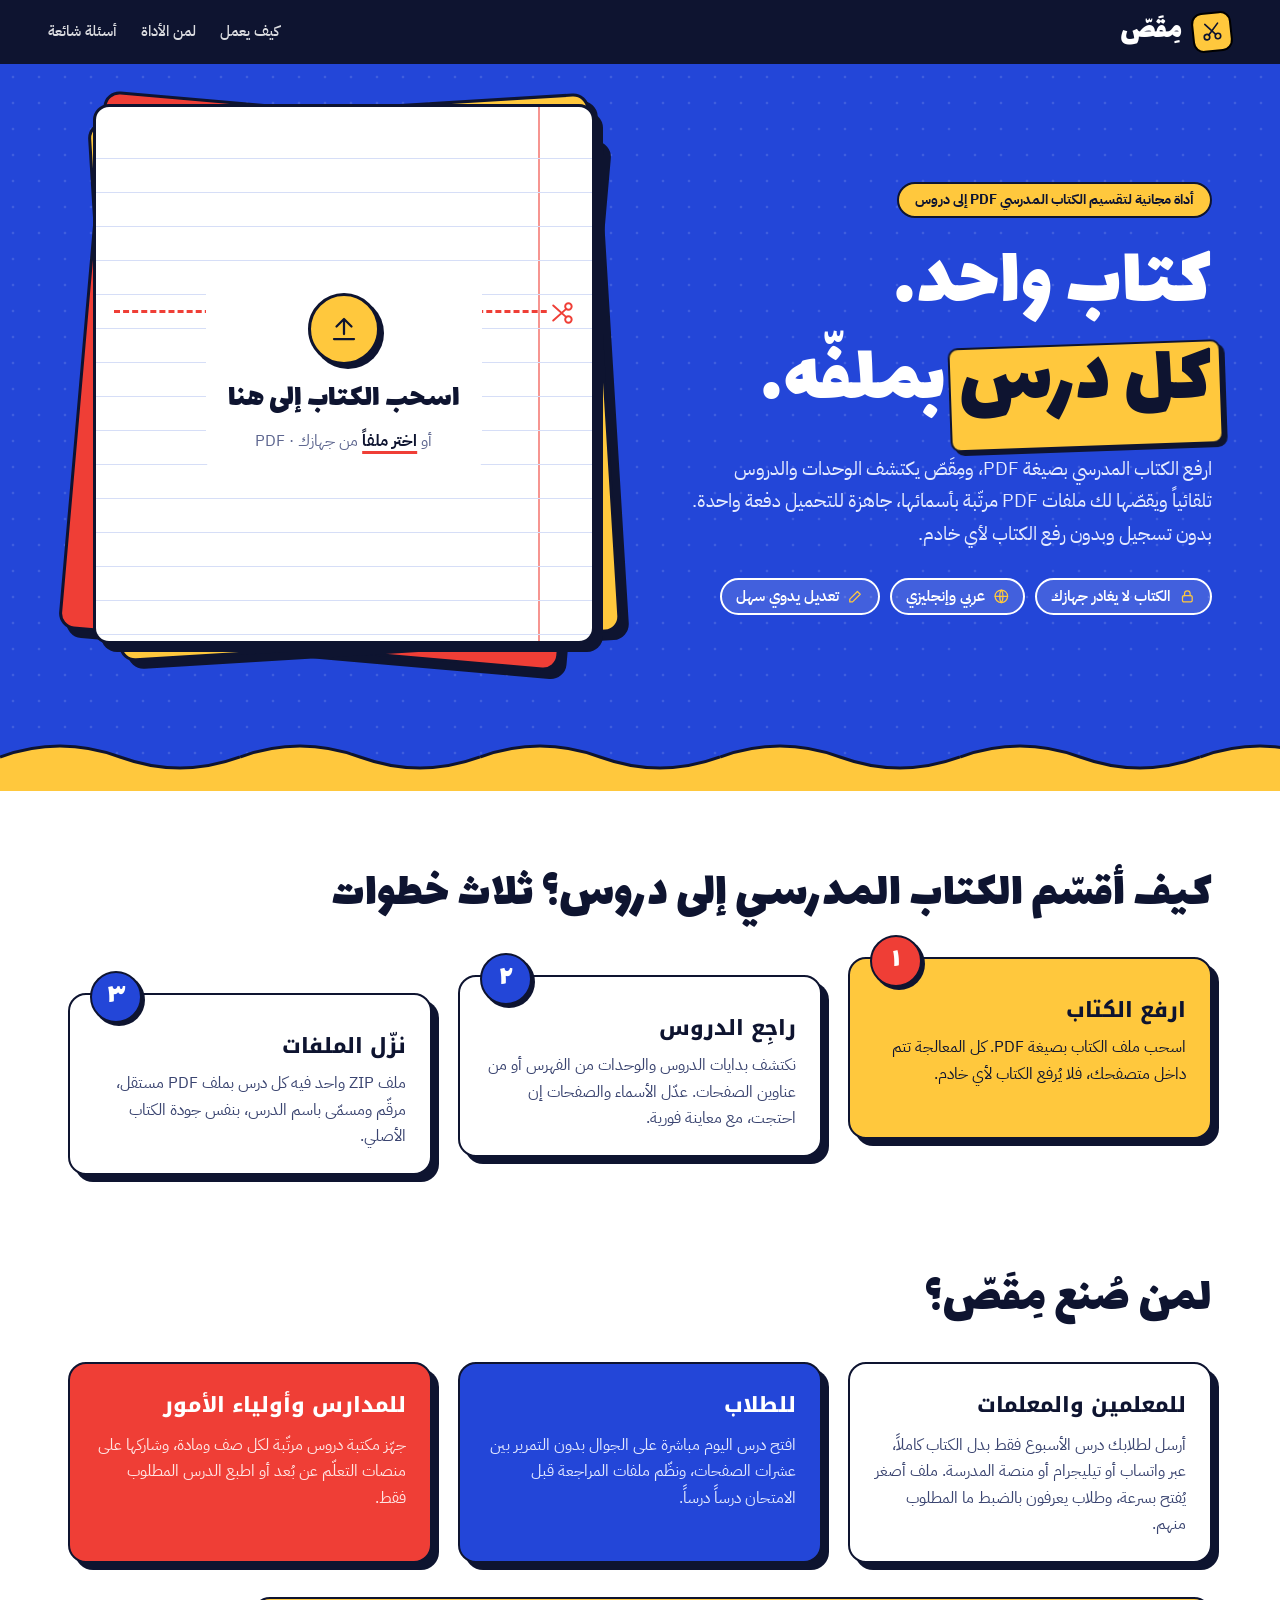
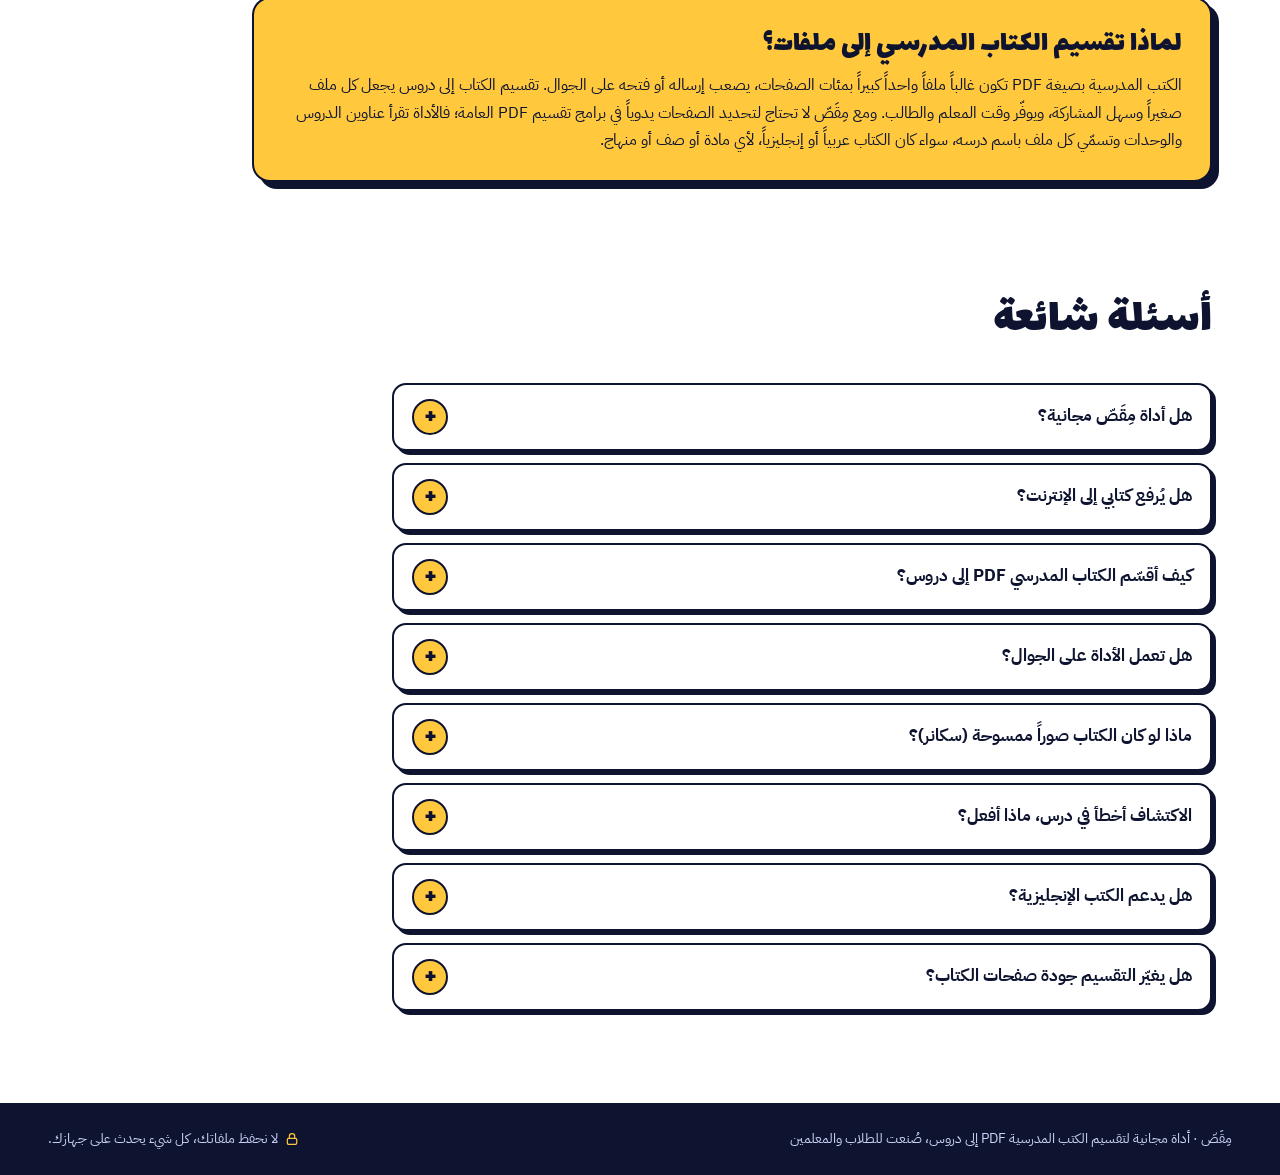
<file: index.html>
<!DOCTYPE html>
<html lang="ar" dir="rtl">
<head>
<meta charset="UTF-8">
<meta name="viewport" content="width=device-width, initial-scale=1">
<!-- Site address: https://pdfcut.pages.dev (also in robots.txt and sitemap.xml). -->
<title>مِقَصّ | تقسيم الكتاب المدرسي PDF إلى دروس مجاناً</title>
<meta name="description" content="أداة مجانية للمعلمين والطلاب: قسّم الكتاب المدرسي PDF تلقائياً إلى دروس، كل درس بملف مستقل باسمه. عربي وإنجليزي، بدون تسجيل، والكتاب لا يغادر جهازك.">
<meta name="robots" content="index, follow, max-image-preview:large">
<link rel="canonical" href="https://pdfcut.pages.dev/">
<link rel="alternate" hreflang="ar" href="https://pdfcut.pages.dev/">
<link rel="alternate" hreflang="x-default" href="https://pdfcut.pages.dev/">
<meta name="theme-color" content="#0E1430">
<meta name="application-name" content="مِقَصّ">
<meta name="apple-mobile-web-app-title" content="مِقَصّ">

<!-- Social sharing (WhatsApp, Facebook, Telegram, X) -->
<meta property="og:type" content="website">
<meta property="og:site_name" content="مِقَصّ">
<meta property="og:locale" content="ar_AR">
<meta property="og:url" content="https://pdfcut.pages.dev/">
<meta property="og:title" content="مِقَصّ — قسّم الكتاب المدرسي إلى دروس، كل درس بملف PDF">
<meta property="og:description" content="أداة مجانية للمعلمين والطلاب. ارفع الكتاب واحصل على كل درس بملف مستقل خلال ثوانٍ، والكتاب لا يغادر جهازك.">
<meta property="og:image" content="https://pdfcut.pages.dev/og-image.png">
<meta property="og:image:width" content="1200">
<meta property="og:image:height" content="630">
<meta property="og:image:alt" content="مِقَصّ: كتاب واحد، كل درس بملفّه">
<meta name="twitter:card" content="summary_large_image">
<meta name="twitter:title" content="مِقَصّ — قسّم الكتاب المدرسي إلى دروس">
<meta name="twitter:description" content="ارفع الكتاب المدرسي PDF واحصل على كل درس بملف مستقل. مجاني وبدون تسجيل.">
<meta name="twitter:image" content="https://pdfcut.pages.dev/og-image.png">

<link rel="icon" href="favicon.svg" type="image/svg+xml">
<link rel="icon" href="icon-192.png" type="image/png" sizes="192x192">
<link rel="apple-touch-icon" href="apple-touch-icon.png">
<link rel="manifest" href="manifest.webmanifest">

<link rel="preconnect" href="https://fonts.googleapis.com">
<link rel="preconnect" href="https://fonts.gstatic.com" crossorigin>
<link href="https://fonts.googleapis.com/css2?family=IBM+Plex+Sans+Arabic:wght@400;500;600;700&family=Lalezar&family=Noto+Kufi+Arabic:wght@800&display=swap" rel="stylesheet">
<link rel="stylesheet" href="style.css">
<!-- PDF libraries are loaded on demand by app.js, so the first visit stays fast. -->
<script defer src="engine.js"></script>
<script defer src="app.js"></script>
<!-- Anonymous visit + split counter (no cookies, no personal data). Ignores localhost automatically. -->
<script data-goatcounter="https://pdfcut.goatcounter.com/count" async src="https://gc.zgo.at/count.js"></script>

<script type="application/ld+json">
{
  "@context": "https://schema.org",
  "@graph": [
    {
      "@type": "WebApplication",
      "@id": "https://pdfcut.pages.dev/#app",
      "name": "مِقَصّ",
      "alternateName": ["Miqass", "مقص الكتب المدرسية", "تقسيم الكتاب المدرسي إلى دروس"],
      "url": "https://pdfcut.pages.dev/",
      "description": "أداة مجانية تعمل في المتصفح لتقسيم الكتاب المدرسي بصيغة PDF إلى دروس ووحدات، كل درس بملف PDF مستقل باسمه. تدعم الكتب العربية والإنجليزية.",
      "applicationCategory": "EducationalApplication",
      "applicationSubCategory": "PDF Splitter",
      "operatingSystem": "Any (web browser)",
      "browserRequirements": "Requires JavaScript",
      "inLanguage": "ar",
      "isAccessibleForFree": true,
      "offers": { "@type": "Offer", "price": "0", "priceCurrency": "USD" },
      "audience": [
        { "@type": "EducationalAudience", "educationalRole": "teacher" },
        { "@type": "EducationalAudience", "educationalRole": "student" }
      ],
      "featureList": [
        "اكتشاف الدروس والوحدات تلقائياً من العناوين أو من الفهرس الجانبي",
        "دعم الكتب العربية والإنجليزية",
        "تعديل أسماء الدروس وصفحات البداية مع معاينة فورية",
        "تنزيل كل الدروس في ملف ZIP واحد",
        "المعالجة داخل المتصفح بدون رفع الكتاب لأي خادم"
      ],
      "image": "https://pdfcut.pages.dev/og-image.png"
    },
    {
      "@type": "WebSite",
      "@id": "https://pdfcut.pages.dev/#website",
      "name": "مِقَصّ",
      "url": "https://pdfcut.pages.dev/",
      "inLanguage": "ar"
    },
    {
      "@type": "FAQPage",
      "@id": "https://pdfcut.pages.dev/#faq",
      "inLanguage": "ar",
      "mainEntity": [
        { "@type": "Question", "name": "هل أداة مِقَصّ مجانية؟", "acceptedAnswer": { "@type": "Answer", "text": "نعم، مجانية بالكامل وبدون تسجيل أو حساب، ولا يوجد حد لعدد الكتب." } },
        { "@type": "Question", "name": "هل يُرفع كتابي إلى الإنترنت؟", "acceptedAnswer": { "@type": "Answer", "text": "لا. الملف يُقرأ ويُقسَّم داخل متصفحك فقط، ولا يُرسَل لأي خادم. نحسب فقط عدد الزيارات وعدد مرات التقسيم بشكل مجهول، بدون أي معلومات عن الكتاب أو عنك." } },
        { "@type": "Question", "name": "كيف أقسّم الكتاب المدرسي PDF إلى دروس؟", "acceptedAnswer": { "@type": "Answer", "text": "اسحب ملف الكتاب إلى الصفحة، فيكتشف مِقَصّ بدايات الدروس والوحدات تلقائياً. راجع القائمة وعدّل ما تحتاج، ثم اضغط «قُصّ ونزّل» لتحصل على ملف ZIP فيه كل درس بملف PDF مستقل." } },
        { "@type": "Question", "name": "هل تعمل الأداة على الجوال؟", "acceptedAnswer": { "@type": "Answer", "text": "نعم، تعمل على متصفح الجوال والحاسوب، لكن الكتب الكبيرة جداً تكون أسرع على الحاسوب." } },
        { "@type": "Question", "name": "ماذا لو كان الكتاب صوراً ممسوحة (سكانر)؟", "acceptedAnswer": { "@type": "Answer", "text": "لن نتمكن من قراءة العناوين تلقائياً، لكن يمكنك تحديد بدايات الدروس يدوياً بسهولة من خلال معاينة الصفحات." } },
        { "@type": "Question", "name": "الاكتشاف أخطأ في درس، ماذا أفعل؟", "acceptedAnswer": { "@type": "Answer", "text": "اضغط على الدرس، وتنقّل في المعاينة حتى صفحة بدايته الصحيحة، ثم اضغط «يبدأ الدرس هنا»." } },
        { "@type": "Question", "name": "هل يدعم الكتب الإنجليزية؟", "acceptedAnswer": { "@type": "Answer", "text": "نعم، يتعرّف على Lesson وUnit وChapter، ويستفيد من الفهرس الجانبي (Bookmarks) إن وُجد." } },
        { "@type": "Question", "name": "هل يغيّر التقسيم جودة صفحات الكتاب؟", "acceptedAnswer": { "@type": "Answer", "text": "لا. تُنسخ الصفحات كما هي بدون ضغط أو إعادة تصوير، فتبقى الصور والنصوص بنفس الجودة الأصلية." } }
      ]
    }
  ]
}
</script>
</head>
<body data-stage="upload">

<svg class="sprite" aria-hidden="true">
  <symbol id="i-scissors" viewBox="0 0 24 24"><g fill="none" stroke="currentColor" stroke-width="1.8" stroke-linecap="round"><circle cx="6" cy="17" r="3"/><circle cx="18" cy="17" r="3"/><path d="M8.2 15 19 3M15.8 15 5 3"/></g></symbol>
  <symbol id="i-upload" viewBox="0 0 24 24"><g fill="none" stroke="currentColor" stroke-width="1.8" stroke-linecap="round" stroke-linejoin="round"><path d="M12 16V4M6 10l6-6 6 6M4 20h16"/></g></symbol>
  <symbol id="i-download" viewBox="0 0 24 24"><g fill="none" stroke="currentColor" stroke-width="1.8" stroke-linecap="round" stroke-linejoin="round"><path d="M12 4v12M6 10l6 6 6-6M4 20h16"/></g></symbol>
  <symbol id="i-lock" viewBox="0 0 24 24"><g fill="none" stroke="currentColor" stroke-width="1.8" stroke-linecap="round"><rect x="5" y="11" width="14" height="9" rx="2"/><path d="M8 11V8a4 4 0 0 1 8 0v3"/></g></symbol>
  <symbol id="i-lang" viewBox="0 0 24 24"><g fill="none" stroke="currentColor" stroke-width="1.8" stroke-linecap="round"><circle cx="12" cy="12" r="9"/><path d="M3 12h18M12 3c3 3 3 15 0 18M12 3c-3 3-3 15 0 18"/></g></symbol>
  <symbol id="i-edit" viewBox="0 0 24 24"><g fill="none" stroke="currentColor" stroke-width="1.8" stroke-linecap="round" stroke-linejoin="round"><path d="M4 20h4L19 9l-4-4L4 16z"/></g></symbol>
  <symbol id="i-x" viewBox="0 0 24 24"><path d="M6 6l12 12M18 6 6 18" stroke="currentColor" stroke-width="2" stroke-linecap="round"/></symbol>
  <symbol id="i-plus" viewBox="0 0 24 24"><path d="M12 5v14M5 12h14" stroke="currentColor" stroke-width="2" stroke-linecap="round"/></symbol>
  <symbol id="i-chev" viewBox="0 0 24 24"><path d="M9 6l6 6-6 6" fill="none" stroke="currentColor" stroke-width="2" stroke-linecap="round" stroke-linejoin="round"/></symbol>
  <symbol id="i-gear" viewBox="0 0 24 24"><g fill="none" stroke="currentColor" stroke-width="1.8"><circle cx="12" cy="12" r="3"/><path d="M12 2v3M12 19v3M2 12h3M19 12h3M4.9 4.9l2.1 2.1M17 17l2.1 2.1M4.9 19.1 7 17M17 7l2.1-2.1"/></g></symbol>
</svg>

<header class="topbar">
  <a class="brand" href="./" aria-label="مِقَصّ — الصفحة الرئيسية">
    <span class="brand-mark"><svg><use href="#i-scissors"/></svg></span>
    <span class="brand-name">مِقَصّ</span>
  </a>
  <nav class="topnav" aria-label="روابط الصفحة">
    <a href="#how">كيف يعمل</a>
    <a href="#who">لمن الأداة</a>
    <a href="#faq">أسئلة شائعة</a>
  </nav>
</header>

<main>
<noscript><p class="noscript">تحتاج أداة مِقَصّ إلى تفعيل JavaScript في المتصفح لتقسيم الكتاب.</p></noscript>

<!-- ============ STAGE 1: UPLOAD ============ -->
<section class="stage stage-upload" aria-labelledby="heroTitle">
  <div class="hero">
    <div class="hero-copy">
      <p class="eyebrow reveal" style="--d:0">أداة مجانية لتقسيم الكتاب المدرسي PDF إلى دروس</p>
      <h1 id="heroTitle">كتاب واحد.<br><span class="hl">كل درس</span> بملفّه.</h1>
      <p class="lede reveal" style="--d:2">ارفع الكتاب المدرسي بصيغة PDF، ومِقَصّ يكتشف الوحدات والدروس تلقائياً ويقصّها لك ملفات PDF مرتّبة بأسمائها، جاهزة للتحميل دفعة واحدة. بدون تسجيل وبدون رفع الكتاب لأي خادم.</p>
      <ul class="badges reveal" style="--d:3">
        <li><svg><use href="#i-lock"/></svg> الكتاب لا يغادر جهازك</li>
        <li><svg><use href="#i-lang"/></svg> عربي وإنجليزي</li>
        <li><svg><use href="#i-edit"/></svg> تعديل يدوي سهل</li>
      </ul>
    </div>

    <div class="drop-wrap reveal" style="--d:2">
      <label class="drop" id="drop" tabindex="0">
        <input type="file" id="file" accept="application/pdf,.pdf" hidden>
        <span class="drop-sheet s3"></span><span class="drop-sheet s2"></span>
        <span class="drop-sheet s1">
          <span class="cutline"><span class="cut-scissor"><svg><use href="#i-scissors"/></svg></span></span>
          <span class="drop-idle">
            <span class="drop-icon"><svg><use href="#i-upload"/></svg></span>
            <strong>اسحب الكتاب إلى هنا</strong>
            <span class="muted">أو <u>اختر ملفاً</u> من جهازك · PDF</span>
          </span>
          <span class="drop-busy">
            <span class="busy-title" id="busyTitle">نقرأ الكتاب…</span>
            <span class="meter"><span id="meterFill"></span></span>
            <span class="muted" id="busyText">&nbsp;</span>
          </span>
        </span>
      </label>
      <p class="drop-error" id="dropError" role="alert"></p>
    </div>
  </div>

  <section class="how" id="how" aria-labelledby="howTitle">
    <h2 class="section-title" id="howTitle">كيف أقسّم الكتاب المدرسي إلى دروس؟ ثلاث خطوات</h2>
    <ol class="steps">
      <li><span class="step-n">١</span><h3>ارفع الكتاب</h3><p>اسحب ملف الكتاب بصيغة PDF. كل المعالجة تتم داخل متصفحك، فلا يُرفع الكتاب لأي خادم.</p></li>
      <li><span class="step-n">٢</span><h3>راجِع الدروس</h3><p>نكتشف بدايات الدروس والوحدات من الفهرس أو من عناوين الصفحات. عدّل الأسماء والصفحات إن احتجت، مع معاينة فورية.</p></li>
      <li><span class="step-n">٣</span><h3>نزّل الملفات</h3><p>ملف ZIP واحد فيه كل درس بملف PDF مستقل، مرقّم ومسمّى باسم الدرس، بنفس جودة الكتاب الأصلي.</p></li>
    </ol>
  </section>

  <section class="who" id="who" aria-labelledby="whoTitle">
    <h2 class="section-title" id="whoTitle">لمن صُنع مِقَصّ؟</h2>
    <div class="who-grid">
      <article class="who-card">
        <h3>للمعلمين والمعلمات</h3>
        <p>أرسل لطلابك درس الأسبوع فقط بدل الكتاب كاملاً، عبر واتساب أو تيليجرام أو منصة المدرسة. ملف أصغر يُفتح بسرعة، وطلاب يعرفون بالضبط ما المطلوب منهم.</p>
      </article>
      <article class="who-card">
        <h3>للطلاب</h3>
        <p>افتح درس اليوم مباشرة على الجوال بدون التمرير بين عشرات الصفحات، ونظّم ملفات المراجعة قبل الامتحان درساً درساً.</p>
      </article>
      <article class="who-card">
        <h3>للمدارس وأولياء الأمور</h3>
        <p>جهّز مكتبة دروس مرتّبة لكل صف ومادة، وشاركها على منصات التعلّم عن بُعد أو اطبع الدرس المطلوب فقط.</p>
      </article>
    </div>
    <div class="why">
      <h3>لماذا تقسيم الكتاب المدرسي إلى ملفات؟</h3>
      <p>الكتب المدرسية بصيغة PDF تكون غالباً ملفاً واحداً كبيراً بمئات الصفحات، يصعب إرساله أو فتحه على الجوال. تقسيم الكتاب إلى دروس يجعل كل ملف صغيراً وسهل المشاركة، ويوفّر وقت المعلم والطالب. ومع مِقَصّ لا تحتاج لتحديد الصفحات يدوياً في برامج تقسيم PDF العامة؛ فالأداة تقرأ عناوين الدروس والوحدات وتسمّي كل ملف باسم درسه، سواء كان الكتاب عربياً أو إنجليزياً، لأي مادة أو صف أو منهاج.</p>
    </div>
  </section>

  <section class="faq" id="faq" aria-labelledby="faqTitle">
    <h2 class="section-title" id="faqTitle">أسئلة شائعة</h2>
    <details><summary>هل أداة مِقَصّ مجانية؟</summary><p>نعم، مجانية بالكامل وبدون تسجيل أو حساب، ولا يوجد حد لعدد الكتب.</p></details>
    <details><summary>هل يُرفع كتابي إلى الإنترنت؟</summary><p>لا. الملف يُقرأ ويُقسَّم داخل متصفحك فقط، ولا يُرسَل لأي خادم. نحسب فقط عدد الزيارات وعدد مرات التقسيم بشكل مجهول، بدون أي معلومات عن الكتاب أو عنك.</p></details>
    <details><summary>كيف أقسّم الكتاب المدرسي PDF إلى دروس؟</summary><p>اسحب ملف الكتاب إلى الصفحة، فيكتشف مِقَصّ بدايات الدروس والوحدات تلقائياً. راجع القائمة وعدّل ما تحتاج، ثم اضغط «قُصّ ونزّل» لتحصل على ملف ZIP فيه كل درس بملف PDF مستقل. وإذا احتجت درساً واحداً فقط، اضغط «نزّل» بجانبه لتحصل عليه ملف PDF مباشرة.</p></details>
    <details><summary>هل تعمل الأداة على الجوال؟</summary><p>نعم، تعمل على متصفح الجوال والحاسوب، لكن الكتب الكبيرة جداً تكون أسرع على الحاسوب.</p></details>
    <details><summary>ماذا لو كان الكتاب صوراً ممسوحة (سكانر)؟</summary><p>لن نتمكن من قراءة العناوين تلقائياً، لكن يمكنك تحديد بدايات الدروس يدوياً بسهولة من خلال معاينة الصفحات.</p></details>
    <details><summary>الاكتشاف أخطأ في درس، ماذا أفعل؟</summary><p>اضغط على الدرس، وتنقّل في المعاينة حتى صفحة بدايته الصحيحة، ثم اضغط «يبدأ الدرس هنا».</p></details>
    <details><summary>هل يدعم الكتب الإنجليزية؟</summary><p>نعم، يتعرّف على Lesson وUnit وChapter، ويستفيد من الفهرس الجانبي (Bookmarks) إن وُجد.</p></details>
    <details><summary>هل يغيّر التقسيم جودة صفحات الكتاب؟</summary><p>لا. تُنسخ الصفحات كما هي بدون ضغط أو إعادة تصوير، فتبقى الصور والنصوص بنفس الجودة الأصلية.</p></details>
  </section>
</section>

<!-- ============ STAGE 2: REVIEW ============ -->
<section class="stage stage-review">
  <div class="review-head">
    <div class="book-meta">
      <span class="book-ico"><svg><use href="#i-scissors"/></svg></span>
      <div>
        <h2 id="bookTitle">—</h2>
        <p class="muted" id="bookStats"></p>
      </div>
    </div>
    <div class="head-actions">
      <button class="btn ghost" id="newFile"><svg><use href="#i-upload"/></svg> كتاب آخر</button>
      <button class="btn primary" id="splitBtn"><svg><use href="#i-scissors"/></svg> قُصّ ونزّل</button>
    </div>
  </div>

  <div class="notice" id="notice"></div>

  <div class="strip-wrap">
    <div class="strip" id="strip" aria-label="خريطة الكتاب"></div>
    <div class="strip-scale"><span>ص ١</span><span id="stripEnd"></span></div>
  </div>

  <details class="advanced" id="advanced">
    <summary><svg><use href="#i-gear"/></svg> خيارات الاكتشاف <svg class="chev"><use href="#i-chev"/></svg></summary>
    <div class="adv-grid">
      <div class="field">
        <span class="field-label">المصدر</span>
        <div class="seg" role="radiogroup">
          <label><input type="radio" name="mode" value="auto" checked><span>تلقائي</span></label>
          <label><input type="radio" name="mode" value="outline"><span>الفهرس الجانبي</span></label>
          <label><input type="radio" name="mode" value="text"><span>العناوين</span></label>
        </div>
      </div>
      <div class="field">
        <span class="field-label">قسّم حسب</span>
        <div class="chips">
          <label><input type="checkbox" class="kind" value="lesson" checked><span>الدروس</span></label>
          <label><input type="checkbox" class="kind" value="unit"><span>الوحدات</span></label>
          <label><input type="checkbox" class="kind" value="chapter"><span>الفصول</span></label>
        </div>
      </div>
      <div class="field">
        <span class="field-label">مستوى الفهرس الجانبي</span>
        <select id="outlineLevel"></select>
      </div>
      <div class="field">
        <span class="field-label">كلمة تبدأ بها الدروس <small>(اختياري)</small></span>
        <input type="text" id="customKw" placeholder="مثلاً: موضوع، Topic">
      </div>
      <label class="toggle"><input type="checkbox" id="includeIntro" checked><span></span> الصفحات قبل أول درس كملف «مقدمة»</label>
      <button class="btn ghost small" id="redetect">إعادة الاكتشاف</button>
    </div>
  </details>

  <div class="workspace">
    <div class="list-col">
      <ol class="lessons" id="lessons"></ol>
      <button class="add-row" id="addRow"><svg><use href="#i-plus"/></svg> أضف درساً</button>
      <div class="split-end">
        <p>انتهيت من المراجعة؟ <span class="muted" id="splitCount"></span></p>
        <button class="btn primary" id="splitBtn2"><svg><use href="#i-scissors"/></svg> قُصّ ونزّل</button>
      </div>
    </div>

    <aside class="viewer">
      <div class="viewer-card">
        <div class="viewer-top">
          <span class="viewer-tag" id="viewerTag">معاينة</span>
          <div class="pager">
            <button class="icon-btn" id="pgPrev" aria-label="الصفحة السابقة"><svg><use href="#i-chev"/></svg></button>
            <span class="pg"><input type="number" id="pgInput" min="1" value="1"> / <span id="pgTotal">1</span></span>
            <button class="icon-btn" id="pgNext" aria-label="الصفحة التالية"><svg style="transform:scaleX(-1)"><use href="#i-chev"/></svg></button>
          </div>
        </div>
        <div class="canvas-box"><canvas id="pgCanvas"></canvas><div class="canvas-hint" id="canvasHint"></div></div>
        <div class="viewer-actions">
          <button class="btn ink small" id="startHere" disabled>يبدأ الدرس المحدد هنا</button>
          <button class="btn ghost small" id="newHere"><svg><use href="#i-plus"/></svg> درس جديد من هنا</button>
        </div>
      </div>
    </aside>
  </div>
</section>

<!-- ============ CUTTING / DONE OVERLAY ============ -->
<div class="overlay" id="overlay" hidden>
  <div class="overlay-card">
    <div class="cut-anim"><span class="dash"></span><span class="snip"><svg><use href="#i-scissors"/></svg></span></div>
    <h3 id="ovTitle">نقصّ الدروس…</h3>
    <p class="muted" id="ovText"></p>
    <div class="ov-done">
      <a class="btn primary" id="ovDownload"><svg><use href="#i-download"/></svg> تنزيل مرة أخرى</a>
      <button class="btn ghost" id="ovClose">رجوع للمراجعة</button>
    </div>
  </div>
</div>

</main>

<footer class="foot">
  <span>مِقَصّ · أداة مجانية لتقسيم الكتب المدرسية PDF إلى دروس، صُنعت للطلاب والمعلمين</span>
  <span class="muted"><svg><use href="#i-lock"/></svg> لا نحفظ ملفاتك، كل شيء يحدث على جهازك.</span>
</footer>
</body>
</html>
</file>
<file: style.css>
/* ───────── مِقَصّ — school-supplies poster style (matches the AI-for-teachers site) ─────────
   cobalt notebook blue, pencil yellow, scissor red, ink outlines, sticker cards with hard shadows */
:root {
  --paper: #FFFFFF;
  --paper-2: #EEF1FB;
  --card: #FFFFFF;
  --ink: #0E1430;
  --ink-2: #3A4470;
  --mute: #5D668F;
  --line: #CFD6EE;
  --edge: #0E1430;
  --cob: #2346D8;
  --cob-d: #1A33A6;
  --hl: #FFC83D;
  --cut: #EF3E36;
  --ok: #1F8A57;
  --warn: #B7791F;
  --t1: #2346D8; --t2: #EF3E36; --t3: #1F8A57; --t4: #7B4FD0; --t5: #E9A81F; --t6: #0E8C9A; --t7: #C93C7A;
  --display: "Lalezar", "Noto Kufi Arabic", "IBM Plex Sans Arabic", sans-serif;
  --kufi: "Noto Kufi Arabic", "IBM Plex Sans Arabic", sans-serif;
  --body: "IBM Plex Sans Arabic", "Segoe UI", Tahoma, sans-serif;
  --r: 18px;
  --shadow: 6px 6px 0 var(--edge);
}
* { box-sizing: border-box; min-width: 0; }
html { scroll-behavior: smooth; }
body {
  margin: 0; min-height: 100vh; display: flex; flex-direction: column;
  font-family: var(--body); color: var(--ink); background: var(--paper);
  font-size: 16px; line-height: 1.7; -webkit-font-smoothing: antialiased; overflow-x: clip;
}
svg { width: 1.15em; height: 1.15em; flex: none; }
svg.sprite { position: absolute; width: 0; height: 0; overflow: hidden; }
button, input, select { font: inherit; color: inherit; }
.muted { color: var(--mute); }
[hidden] { display: none !important; }
:focus-visible { outline: 3px solid var(--cut); outline-offset: 3px; }

/* ───────── Top bar ───────── */
.topbar {
  display: flex; align-items: center; justify-content: space-between; gap: 16px;
  padding: 12px clamp(18px, 4vw, 48px); position: sticky; top: 0; z-index: 20;
  background: var(--ink); color: #fff;
}
.brand { display: flex; align-items: center; gap: 10px; text-decoration: none; color: #fff; }
.brand-mark {
  display: grid; place-items: center; width: 40px; height: 40px; border-radius: 11px;
  background: var(--hl); color: var(--ink); border: 2px solid #000; transform: rotate(-6deg); transition: transform .3s;
}
.brand:hover .brand-mark { transform: rotate(6deg); }
.brand-mark svg { width: 22px; height: 22px; }
.brand-name { font-family: var(--display); font-size: 30px; font-weight: 400; line-height: 1; }
.topnav { display: flex; gap: 24px; }
.topnav a { color: #fff; opacity: .85; text-decoration: none; font-weight: 500; font-size: 15px; padding: 6px 0; }
.topnav a:hover { opacity: 1; color: var(--hl); }
body[data-stage="review"] .topnav { display: none; }

/* ───────── Stages ───────── */
.stage { display: none; flex: 1; width: 100%; max-width: 1240px; margin: 0 auto; padding: 0 clamp(18px, 4vw, 48px) 70px; }
body[data-stage="upload"] .stage-upload,
body[data-stage="loading"] .stage-upload,
body[data-stage="review"] .stage-review { display: block; }
body[data-stage="review"] .stage-review { padding-top: 22px; }

/* ───────── Hero (full-bleed cobalt band) ───────── */
.hero {
  position: relative; isolation: isolate; color: #fff;
  display: grid; grid-template-columns: 1.05fr 1fr; gap: clamp(28px, 5vw, 72px);
  align-items: center; min-height: min(640px, calc(100vh - 70px)); padding: 40px 0 96px;
}
.hero::before {
  content: ""; position: absolute; z-index: -1; top: 0; bottom: 0; left: calc(50% - 50vw); right: calc(50% - 50vw);
  background: var(--cob);
  background-image: radial-gradient(rgba(255,255,255,.13) 1.5px, transparent 1.6px); background-size: 26px 26px;
}
.hero::after {
  content: ""; position: absolute; z-index: -1; bottom: -1px; left: calc(50% - 50vw); right: calc(50% - 50vw); height: 56px;
  background: url("data:image/svg+xml,%3Csvg xmlns='http://www.w3.org/2000/svg' width='240' height='56' viewBox='0 0 240 56'%3E%3Cpath d='M0 22 Q60 0 120 22 T240 22 V56 H0Z' fill='%23FFC83D'/%3E%3Cpath d='M0 22 Q60 0 120 22 T240 22' fill='none' stroke='%230E1430' stroke-width='3'/%3E%3C/svg%3E") repeat-x left bottom / 240px 56px;
}
.eyebrow {
  display: inline-block; margin: 0 0 18px; padding: 4px 16px; border: 2px solid var(--ink);
  border-radius: 99px; font-size: 14px; font-weight: 700; background: var(--hl); color: var(--ink);
}
h1 {
  font-family: var(--display); font-weight: 400; margin: 0 0 22px;
  font-size: clamp(46px, 6.6vw, 88px); line-height: 1.15;
}
.hl { position: relative; white-space: nowrap; z-index: 0; color: var(--ink); }
.hl::after {
  content: ""; position: absolute; inset: 18% -10px 4% -10px; background: var(--hl); z-index: -1;
  border: 2.5px solid var(--ink); border-radius: 10px; box-shadow: 4px 4px 0 var(--ink);
  transform: rotate(-2deg) scaleX(0); transform-origin: right;
  animation: marker .6s .7s cubic-bezier(.6,0,.2,1) forwards;
}
@keyframes marker { to { transform: rotate(-2deg) scaleX(1); } }
.lede { font-size: clamp(17px, 1.5vw, 20px); color: #E3E9FF; max-width: 520px; margin: 0 0 28px; }
.badges { list-style: none; padding: 0; margin: 0; display: flex; flex-wrap: wrap; gap: 10px; }
.badges li { display: flex; align-items: center; gap: 8px; font-size: 14.5px; font-weight: 600; color: #fff; background: rgba(255,255,255,.14); border: 2px solid #fff; border-radius: 99px; padding: 4px 14px; }
.badges svg { color: var(--hl); }

.reveal { opacity: 0; transform: translateY(14px); animation: rise .7s calc(var(--d) * 110ms + 80ms) cubic-bezier(.2,.7,.2,1) forwards; }
@keyframes rise { to { opacity: 1; transform: none; } }

/* ───────── Drop zone (stack of paper) ───────── */
.drop-wrap { position: relative; color: var(--ink); }
.drop { display: block; position: relative; aspect-ratio: 4 / 4.3; max-height: 540px; cursor: pointer; outline: none; }
.drop-sheet {
  position: absolute; inset: 0; border-radius: 16px; background: var(--card);
  box-shadow: 8px 8px 0 var(--ink); border: 3px solid var(--ink); transition: transform .35s cubic-bezier(.2,.7,.2,1);
}
.drop-sheet.s3 { transform: rotate(5deg) translate(-12px, 8px); background: var(--cut); }
.drop-sheet.s2 { transform: rotate(-3.5deg) translate(10px, 4px); background: var(--hl); }
.drop-sheet.s1 {
  display: flex; flex-direction: column; align-items: center; justify-content: center; text-align: center; padding: 32px;
  background-color: var(--card);
  background-image: repeating-linear-gradient(to bottom, transparent 0 33px, #D6DEF7 33px 34px),
                    linear-gradient(to left, transparent 52px, rgba(239,62,54,.55) 52px 54px, transparent 54px);
  background-position: 0 18px, 0 0;
}
.drop:hover .s1, .drop:focus-visible .s1, .drop.over .s1 { transform: translate(-3px, -6px) rotate(-.6deg); box-shadow: 12px 12px 0 var(--ink); }
.drop:hover .s3, .drop.over .s3 { transform: rotate(8deg) translate(-20px, 12px); }
.drop:hover .s2, .drop.over .s2 { transform: rotate(-6deg) translate(16px, 6px); }
.drop:focus-visible .s1 { outline: 4px solid var(--hl); outline-offset: 5px; }
.drop.over .s1 { background-color: #FFF8E2; }

.cutline { position: absolute; left: 18px; right: 18px; top: 38%; height: 0; border-top: 3px dashed var(--cut); }
.cut-scissor {
  position: absolute; top: -15px; right: -4px; width: 30px; height: 30px; display: grid; place-items: center;
  background: var(--card); color: var(--cut); transform: rotate(-90deg);
}
.cut-scissor svg { width: 26px; height: 26px; }
.drop:hover .cut-scissor { animation: snipAcross 2.2s cubic-bezier(.5,0,.5,1) infinite; }
@keyframes snipAcross { 0% { right: -4px; } 100% { right: calc(100% - 26px); } }

.drop-idle, .drop-busy { display: flex; flex-direction: column; align-items: center; gap: 8px; position: relative; z-index: 1; background: var(--card); padding: 18px 22px; border-radius: 14px; }
.drop-icon {
  display: grid; place-items: center; width: 72px; height: 72px; border-radius: 50%;
  background: var(--hl); color: var(--ink); margin-bottom: 6px; border: 3px solid var(--ink); box-shadow: 4px 4px 0 var(--ink);
  transition: transform .25s;
}
.drop:hover .drop-icon { transform: translateY(-4px); }
.drop-icon svg { width: 30px; height: 30px; }
.drop-idle strong { font-family: var(--display); font-size: 32px; font-weight: 400; line-height: 1.3; }
.drop-idle u { text-decoration-color: var(--cut); text-decoration-thickness: 3px; text-underline-offset: 5px; color: var(--ink); font-weight: 700; }
.drop-busy { display: none; width: min(340px, 90%); }
body[data-stage="loading"] .drop-idle { display: none; }
body[data-stage="loading"] .drop-busy { display: flex; }
body[data-stage="loading"] .drop { cursor: progress; }
.busy-title { font-family: var(--display); font-size: 26px; font-weight: 400; }
.meter { width: 100%; height: 14px; border-radius: 99px; background: var(--paper-2); overflow: hidden; border: 2px solid var(--ink); }
.meter span { display: block; height: 100%; width: 0; background: repeating-linear-gradient(-45deg, var(--cob) 0 8px, var(--cob-d) 8px 16px); transition: width .2s; }
.drop-error { color: #fff; font-weight: 700; text-align: center; min-height: 1.6em; margin: 24px 0 0; }
.drop-error:not(:empty) { background: var(--cut); border: 2px solid var(--ink); border-radius: 12px; padding: 6px 12px; }

/* ───────── How / FAQ ───────── */
.section-title { font-family: var(--display); font-size: clamp(32px, 4vw, 50px); margin: 0 0 30px; font-weight: 400; line-height: 1.3; }
.how { padding: 72px 0 24px; }
.steps { list-style: none; padding: 0; margin: 0; display: grid; grid-template-columns: repeat(3, minmax(0, 1fr)); gap: 26px; }
.steps li { background: var(--card); border: 2.5px solid var(--edge); border-radius: var(--r); padding: 34px 24px 24px; position: relative; box-shadow: 7px 7px 0 var(--edge); }
.steps li:nth-child(2) { transform: translateY(18px); }
.steps li:nth-child(3) { transform: translateY(36px); }
.steps li:nth-child(1) { background: var(--hl); }
.step-n {
  position: absolute; top: -24px; left: 20px; width: 52px; height: 52px; border-radius: 50%; display: grid; place-items: center;
  background: var(--cob); color: #fff; border: 2.5px solid var(--edge); box-shadow: 3px 3px 0 var(--edge);
  font-family: var(--display); font-size: 28px; font-weight: 400;
}
.steps li:nth-child(1) .step-n { background: var(--cut); }
.steps h3 { font-family: var(--kufi); font-size: 21px; font-weight: 800; margin: 0 0 6px; }
.steps p { margin: 0; color: var(--ink-2); font-size: 15.5px; }
.steps li:nth-child(1) p { color: var(--ink); }
.faq { padding: 96px 0 10px; max-width: 820px; }
.faq details { background: var(--card); border: 2.5px solid var(--edge); border-radius: 14px; padding: 0 18px; margin-bottom: 12px; box-shadow: 4px 4px 0 var(--edge); }
.faq details[open] { box-shadow: 4px 4px 0 var(--cob); }
.faq summary { cursor: pointer; list-style: none; padding: 14px 0; font-weight: 700; font-size: 17px; display: flex; justify-content: space-between; align-items: center; gap: 12px; }
.faq summary::-webkit-details-marker { display: none; }
.faq summary::after { content: "+"; flex: none; width: 32px; height: 32px; border-radius: 50%; background: var(--hl); border: 2px solid var(--edge); display: grid; place-items: center; font-family: var(--display); font-size: 22px; color: var(--ink); transition: transform .25s; line-height: 1; }
.faq details[open] summary::after { transform: rotate(45deg); }
.faq details p { margin: 0 0 16px; color: var(--ink-2); }

/* ───────── Buttons & form bits ───────── */
.btn {
  display: inline-flex; align-items: center; justify-content: center; gap: 8px; cursor: pointer; text-decoration: none;
  border: 2.5px solid var(--edge); background: var(--card); color: var(--ink); padding: 10px 20px; border-radius: 12px; font-weight: 700;
  box-shadow: 4px 4px 0 var(--edge); transition: transform .12s, box-shadow .12s, background .15s; white-space: nowrap; min-height: 44px;
}
.btn:not(:disabled):hover { transform: translate(2px, 2px); box-shadow: 2px 2px 0 var(--edge); }
.btn:not(:disabled):active { transform: translate(4px, 4px); box-shadow: 0 0 0 var(--edge); }
.btn:disabled { opacity: .45; cursor: not-allowed; }
.btn.primary { background: var(--cut); color: #fff; }
.btn.primary svg { color: #fff; }
.btn.ghost { background: var(--card); }
.btn.ghost:hover { background: var(--paper-2); }
.btn.ink { background: var(--hl); }
.btn.small { padding: 6px 12px; font-size: 14px; border-radius: 10px; min-height: 38px; box-shadow: 3px 3px 0 var(--edge); }
.icon-btn { width: 36px; height: 36px; border-radius: 10px; border: 2px solid var(--edge); background: var(--card); display: grid; place-items: center; cursor: pointer; }
.icon-btn:hover { background: var(--hl); }
input[type=text], input[type=number], select {
  border: 2px solid var(--line); background: var(--card); border-radius: 10px; padding: 8px 10px; outline: none; font-size: 16px; transition: border-color .15s, box-shadow .15s;
}
input:focus, select:focus { border-color: var(--ink); box-shadow: 0 0 0 3px rgba(255,200,61,.7); }

/* ───────── Review header ───────── */
.review-head { display: flex; align-items: center; justify-content: space-between; gap: 18px; flex-wrap: wrap; padding: 10px 0 20px; }
.book-meta { display: flex; align-items: center; gap: 14px; min-width: 0; }
.book-ico { width: 54px; height: 66px; border-radius: 4px 12px 12px 4px; background: var(--hl); color: var(--ink); display: grid; place-items: center; border: 2.5px solid var(--edge); box-shadow: inset -8px 0 0 rgba(0,0,0,.1), 4px 4px 0 var(--edge); flex: none; }
.book-ico svg { width: 24px; height: 24px; }
.book-meta h2 { font-family: var(--display); font-weight: 400; font-size: clamp(24px, 2.8vw, 34px); margin: 0; line-height: 1.35; overflow: hidden; text-overflow: ellipsis; display: -webkit-box; -webkit-line-clamp: 2; -webkit-box-orient: vertical; }
.book-meta p { margin: 2px 0 0; font-size: 14px; }
.head-actions { display: flex; gap: 12px; }
.head-actions .btn.primary { padding: 12px 24px; font-size: 17px; }

.notice { display: none; padding: 12px 16px; border-radius: 14px; margin-bottom: 18px; font-size: 15px; border: 2.5px solid var(--edge); box-shadow: 4px 4px 0 var(--edge); }
.notice.show { display: block; animation: rise .4s ease forwards; }
.notice.ok { background: #E3F5EA; color: #12422A; }
.notice.warn { background: #FFF1CC; color: #5A3D07; }
.notice b { font-family: var(--kufi); font-size: 16px; }

/* ───────── Book strip ───────── */
.strip-wrap { margin-bottom: 18px; }
.strip { display: flex; height: 50px; border-radius: 12px; overflow: hidden; border: 2.5px solid var(--edge); background: var(--paper-2); box-shadow: 5px 5px 0 var(--edge); }
.seg-b {
  position: relative; border: 0; padding: 0; cursor: pointer; min-width: 4px; background: var(--c); color: #fff;
  border-left: 2px solid var(--edge); transition: filter .15s, flex-grow .3s; overflow: hidden;
  font-family: var(--kufi); font-size: 13px; font-weight: 800;
}
.seg-b:last-child { border-left: 0; }
.seg-b:hover { filter: brightness(1.1) saturate(1.1); }
.seg-b.sel { box-shadow: inset 0 0 0 3px var(--hl), inset 0 0 0 6px var(--ink); }
.seg-b span { position: absolute; inset: 0; display: grid; place-items: center; white-space: nowrap; }
.seg-b.k-intro { --c: #9AA3C4; }
.seg-b.k-unit { background: repeating-linear-gradient(-45deg, var(--c) 0 6px, color-mix(in srgb, var(--c) 78%, #000) 6px 12px); }
.strip-scale { display: flex; justify-content: space-between; font-size: 13px; color: var(--mute); margin-top: 8px; padding: 0 2px; }

/* ───────── Advanced options ───────── */
.advanced { background: var(--card); border: 2.5px solid var(--edge); border-radius: var(--r); margin-bottom: 22px; box-shadow: 4px 4px 0 var(--edge); }
.advanced summary { cursor: pointer; list-style: none; display: flex; align-items: center; gap: 8px; padding: 12px 16px; font-weight: 700; font-size: 15px; }
.advanced summary::-webkit-details-marker { display: none; }
.advanced .chev { margin-inline-start: auto; transform: rotate(90deg); transition: transform .2s; }
.advanced[open] .chev { transform: rotate(-90deg); }
.adv-grid { display: grid; grid-template-columns: repeat(auto-fit, minmax(230px, 1fr)); gap: 16px 22px; padding: 4px 16px 18px; align-items: end; }
.field { display: flex; flex-direction: column; gap: 6px; }
.field-label { font-size: 13px; font-weight: 700; color: var(--ink-2); }
.seg, .chips { display: flex; flex-wrap: wrap; gap: 6px; }
.seg label, .chips label { cursor: pointer; }
.seg input, .chips input { position: absolute; opacity: 0; pointer-events: none; }
.seg span, .chips span { display: inline-block; padding: 6px 14px; border-radius: 99px; border: 2px solid var(--edge); font-size: 14px; font-weight: 600; background: var(--card); transition: .15s; }
.seg input:checked + span, .chips input:checked + span { background: var(--cob); border-color: var(--edge); color: #fff; }
.seg input:focus-visible + span, .chips input:focus-visible + span { box-shadow: 0 0 0 3px var(--hl); }
.toggle { display: flex; align-items: center; gap: 10px; font-size: 14px; cursor: pointer; }
.toggle input { position: absolute; opacity: 0; }
.toggle span { width: 44px; height: 24px; border-radius: 99px; background: var(--line); border: 2px solid var(--edge); position: relative; transition: .2s; flex: none; }
.toggle span::after { content: ""; position: absolute; top: 2px; right: 2px; width: 16px; height: 16px; border-radius: 50%; background: #fff; border: 2px solid var(--edge); transition: .2s; }
.toggle input:checked + span { background: var(--ok); }
.toggle input:checked + span::after { right: 22px; }
.toggle input:focus-visible + span { box-shadow: 0 0 0 3px var(--hl); }

/* ───────── Workspace ───────── */
.workspace { display: grid; grid-template-columns: minmax(0, 1fr) 380px; gap: 26px; align-items: start; }
.lessons { list-style: none; margin: 0; padding: 0; }
.lesson {
  --c: var(--t1);
  position: relative; display: grid; grid-template-columns: 54px minmax(0, 1fr) auto; gap: 4px 14px; align-items: center;
  background: var(--card); border: 2px solid var(--line); border-radius: 14px; padding: 12px 14px 12px 12px;
  margin-bottom: 12px; cursor: pointer; transition: border-color .15s, box-shadow .15s, transform .15s;
}
.lessons.anim .lesson { opacity: 0; animation: rise .45s calc(var(--i) * 35ms) ease forwards; }
.lesson::before { content: ""; position: absolute; right: -2px; top: 10px; bottom: 10px; width: 7px; border-radius: 7px 0 0 7px; background: var(--c); }
.lesson:hover { border-color: var(--edge); }
.lesson.sel { border-color: var(--edge); box-shadow: 5px 5px 0 var(--edge); transform: translate(-2px, -2px); }
.lesson .num { grid-row: span 2; font-family: var(--display); font-size: 30px; font-weight: 400; color: var(--c); text-align: center; line-height: 1; }
.lesson .title {
  width: 100%; border: 2px solid transparent; background: transparent; padding: 4px 8px; font-weight: 700; font-size: 16px; border-radius: 8px;
}
.lesson .title:hover { border-color: var(--line); }
.lesson .title:focus { background: #fff; }
.lesson .meta { display: flex; align-items: center; gap: 10px; flex-wrap: wrap; padding: 0 8px; font-size: 13.5px; color: var(--mute); }
.lesson .kind-tag { font-size: 12px; font-weight: 700; padding: 1px 9px; border-radius: 99px; background: color-mix(in srgb, var(--c) 14%, transparent); color: var(--c); }
.lesson .bad { color: var(--cut); font-weight: 700; }
.lesson .side { grid-row: span 2; display: flex; align-items: center; gap: 6px; }
.stepper { display: flex; align-items: center; border: 2px solid var(--edge); border-radius: 10px; background: var(--card); overflow: hidden; }
.stepper button { border: 0; background: none; width: 30px; height: 34px; cursor: pointer; font-size: 18px; font-weight: 700; color: var(--ink); }
.stepper button:hover { background: var(--hl); }
.stepper input { width: 48px; border: 0; border-radius: 0; text-align: center; padding: 4px 0; background: transparent; -moz-appearance: textfield; font-weight: 700; }
.stepper input::-webkit-inner-spin-button { -webkit-appearance: none; }
.stepper input:focus { box-shadow: none; background: #fff; }
.dl { display: inline-flex; align-items: center; gap: 5px; height: 34px; padding: 0 10px; border: 2px solid var(--edge); border-radius: 10px; background: var(--hl); color: var(--ink); font-weight: 700; font-size: 13.5px; cursor: pointer; box-shadow: 2px 2px 0 var(--edge); transition: transform .12s, box-shadow .12s; }
.dl:hover { transform: translate(1px, 1px); box-shadow: 1px 1px 0 var(--edge); }
.dl:disabled { opacity: .6; cursor: progress; }
.dl.busy svg { animation: bob .6s ease-in-out infinite alternate; }
@keyframes bob { to { transform: translateY(3px); } }
.del { border: 0; background: none; color: var(--mute); width: 34px; height: 34px; border-radius: 10px; cursor: pointer; display: grid; place-items: center; }
.del:hover { color: #fff; background: var(--cut); }
.lesson.unit { background: color-mix(in srgb, var(--c) 8%, var(--card)); }
.lesson.unit .title { font-weight: 800; font-size: 17px; }
.lesson.intro { --c: #8A93B5; }
.lesson.intro .title { color: var(--mute); }
.cut-sep { display: flex; align-items: center; gap: 8px; margin: -4px 0 6px; height: 0; }

.add-row {
  width: 100%; padding: 14px; border: 2.5px dashed var(--edge); border-radius: 14px; background: transparent; cursor: pointer;
  display: flex; align-items: center; justify-content: center; gap: 8px; font-weight: 700; color: var(--ink); transition: .15s;
}
.add-row:hover { background: var(--hl); border-style: solid; }

.split-end { display: flex; align-items: center; justify-content: space-between; gap: 12px 18px; flex-wrap: wrap; margin-top: 18px; padding: 18px 20px; background: var(--hl); border: 2.5px solid var(--edge); border-radius: var(--r); box-shadow: 6px 6px 0 var(--edge); }
.split-end p { margin: 0; font-weight: 700; }
.split-end .muted { color: var(--ink-2); font-weight: 500; display: block; font-size: 14px; }
.split-end .btn { padding: 12px 26px; font-size: 17px; }
@media (max-width: 640px) { .split-end .btn { width: 100%; } }

/* viewer */
.viewer { position: sticky; top: 84px; }
.viewer-card { background: var(--card); border: 2.5px solid var(--edge); border-radius: var(--r); padding: 14px; box-shadow: 7px 7px 0 var(--cob); }
.viewer-top { display: flex; align-items: center; justify-content: space-between; gap: 10px; margin-bottom: 12px; }
.viewer-tag { font-size: 14px; font-weight: 700; color: var(--ink); overflow: hidden; text-overflow: ellipsis; white-space: nowrap; min-width: 0; }
.pager { display: flex; align-items: center; gap: 6px; flex: none; }
.pg { font-size: 14px; color: var(--mute); display: flex; align-items: center; gap: 4px; }
.pg input { width: 56px; padding: 4px; text-align: center; font-weight: 700; color: var(--ink); }
.canvas-box { position: relative; background: var(--paper-2); border-radius: 10px; min-height: 300px; display: grid; place-items: center; overflow: hidden; border: 2px solid var(--line); }
.canvas-box canvas { display: block; width: 100%; height: auto; max-height: 62vh; object-fit: contain; }
.canvas-hint { position: absolute; top: 10px; right: 10px; font-size: 12px; font-weight: 800; padding: 3px 10px; border-radius: 99px; background: var(--hl); color: var(--ink); display: none; border: 2px solid var(--edge); }
.canvas-hint.show { display: block; }
.viewer-actions { display: flex; gap: 10px; margin-top: 14px; flex-wrap: wrap; }
.viewer-actions .btn { flex: 1; }

/* ───────── Overlay ───────── */
.overlay { position: fixed; inset: 0; z-index: 50; background: rgba(14,20,48,.55); backdrop-filter: blur(4px); display: grid; place-items: center; padding: 20px; animation: fade .2s; }
@keyframes fade { from { opacity: 0; } }
.overlay-card { background: var(--card); border-radius: 22px; padding: 34px 30px 28px; width: min(440px, 100%); text-align: center; box-shadow: 10px 10px 0 var(--hl); border: 3px solid var(--edge); }
.overlay-card h3 { font-family: var(--display); font-weight: 400; font-size: 34px; margin: 18px 0 4px; }
.cut-anim { position: relative; height: 40px; margin: 0 10px; }
.cut-anim .dash { position: absolute; left: 0; right: 0; top: 50%; border-top: 3px dashed var(--line); }
.cut-anim .dash::after { content: ""; position: absolute; right: 0; top: -3px; height: 3px; width: var(--p, 0%); background: var(--cob); transition: width .25s; }
.cut-anim .snip { position: absolute; top: 50%; right: var(--p, 0%); transform: translate(50%, -50%) rotate(-90deg); color: var(--cut); transition: right .25s; background: var(--card); padding: 2px; }
.cut-anim .snip svg { width: 34px; height: 34px; animation: chomp .35s ease-in-out infinite alternate; }
@keyframes chomp { to { transform: scaleX(.75); } }
.ov-done { display: none; gap: 12px; justify-content: center; margin-top: 22px; flex-wrap: wrap; }
.overlay.done .ov-done { display: flex; }
.overlay.done .snip svg { animation: none; }
.overlay.done .snip { color: var(--ok); }

/* ───────── Footer ───────── */
.foot { display: flex; justify-content: space-between; flex-wrap: wrap; gap: 8px; padding: 24px clamp(18px, 4vw, 48px); background: var(--ink); color: #C9D1F5; font-size: 14px; }
.foot .muted { color: #C9D1F5; }
.foot span { display: flex; align-items: center; gap: 6px; }
.foot svg { color: var(--hl); }

/* ───────── Responsive ───────── */
@media (max-width: 960px) {
  .hero { grid-template-columns: minmax(0, 1fr); min-height: 0; padding-top: 24px; }
  .drop { aspect-ratio: auto; height: 380px; }
  .workspace { grid-template-columns: minmax(0, 1fr); }
  .viewer { position: static; order: -1; }
  .canvas-box canvas { max-height: 46vh; width: auto; max-width: 100%; }
}
@media (max-width: 640px) {
  .topnav { display: none; }
  .steps { grid-template-columns: minmax(0, 1fr); gap: 40px; }
  .steps li:nth-child(n) { transform: none; }
  .head-actions { width: 100%; }
  .head-actions .btn { flex: 1; }
  .lesson { grid-template-columns: 38px minmax(0, 1fr); padding-left: 10px; }
  .lesson .num { font-size: 22px; }
  .lesson .num { grid-row: 1 / span 3; grid-column: 1; }
  .lesson .title { grid-row: 1; grid-column: 2; }
  .lesson .meta { grid-row: 2; grid-column: 2; }
  .lesson .side { grid-row: 3; grid-column: 2; justify-content: flex-start; padding: 6px 8px 0; }
  .strip { height: 40px; }
  .seg-b span { display: none; }
  .drop { height: 340px; }
}
@media (prefers-reduced-motion: reduce) {
  *, *::before, *::after { animation-duration: .01ms !important; animation-delay: 0ms !important; transition: none !important; }
  .reveal, .lesson { opacity: 1; transform: none; }
  .hl::after { transform: rotate(-2deg); }
}

/* ───────── SEO content sections ───────── */
.noscript { margin: 0; padding: 12px 20px; background: var(--hl); text-align: center; font-weight: 700; }
.who { padding: 104px 0 10px; }
.who-grid { display: grid; grid-template-columns: repeat(3, minmax(0, 1fr)); gap: 26px; }
.who-card { background: var(--card); border: 2.5px solid var(--edge); border-radius: var(--r); padding: 24px 24px; position: relative; box-shadow: 7px 7px 0 var(--edge); }
.who-card:nth-child(2) { background: var(--cob); color: #fff; }
.who-card:nth-child(2) p { color: #E3E9FF; }
.who-card:nth-child(3) { background: var(--cut); color: #fff; }
.who-card:nth-child(3) p { color: #FFE6E4; }
.who-card h3 { font-family: var(--kufi); font-weight: 800; font-size: 21px; margin: 0 0 8px; }
.who-card p { margin: 0; color: var(--ink-2); font-size: 15.5px; }
.why { margin-top: 34px; padding: 26px 28px; background: var(--hl); border: 2.5px solid var(--edge); border-radius: var(--r); box-shadow: 7px 7px 0 var(--edge); max-width: 960px; }
.why h3 { font-family: var(--display); font-weight: 400; font-size: 30px; margin: 0 0 8px; line-height: 1.3; }
.why p { margin: 0; color: var(--ink); }
@media (max-width: 860px) { .who-grid { grid-template-columns: minmax(0, 1fr); } }
</file>
